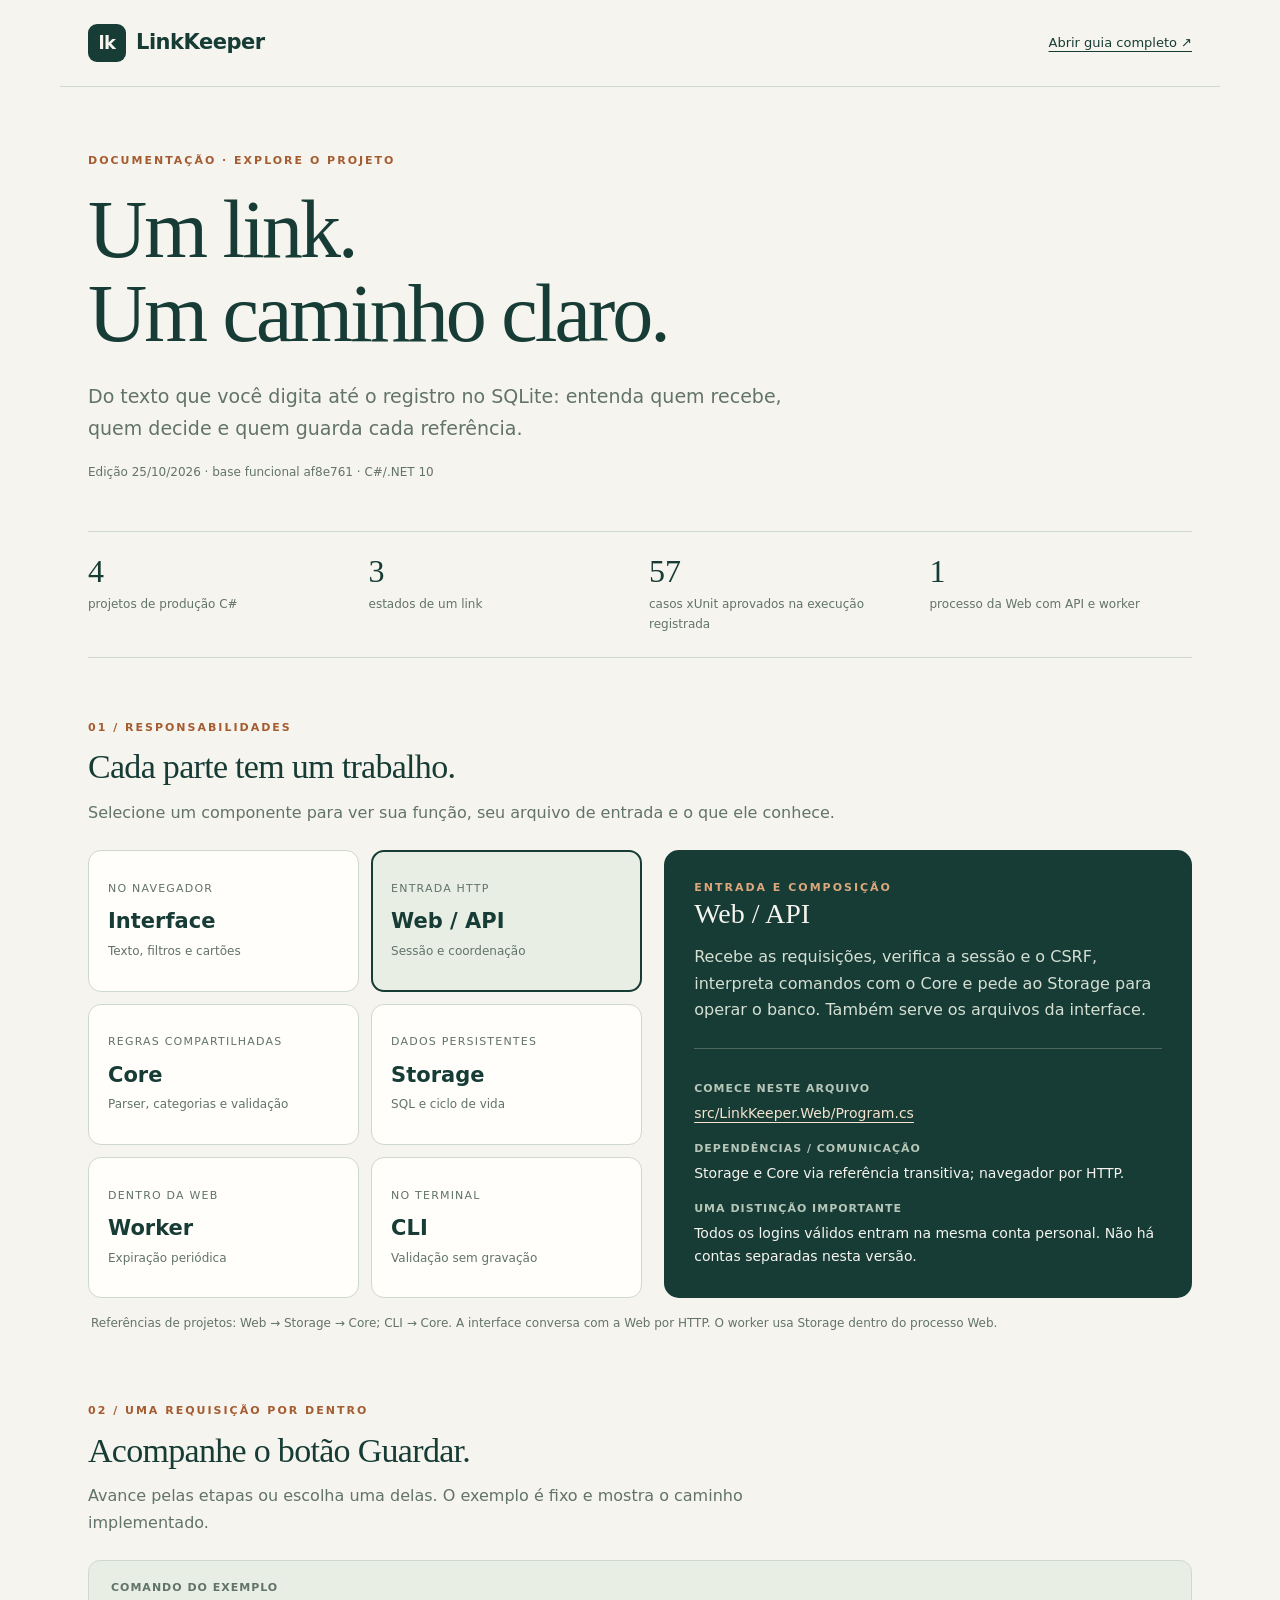
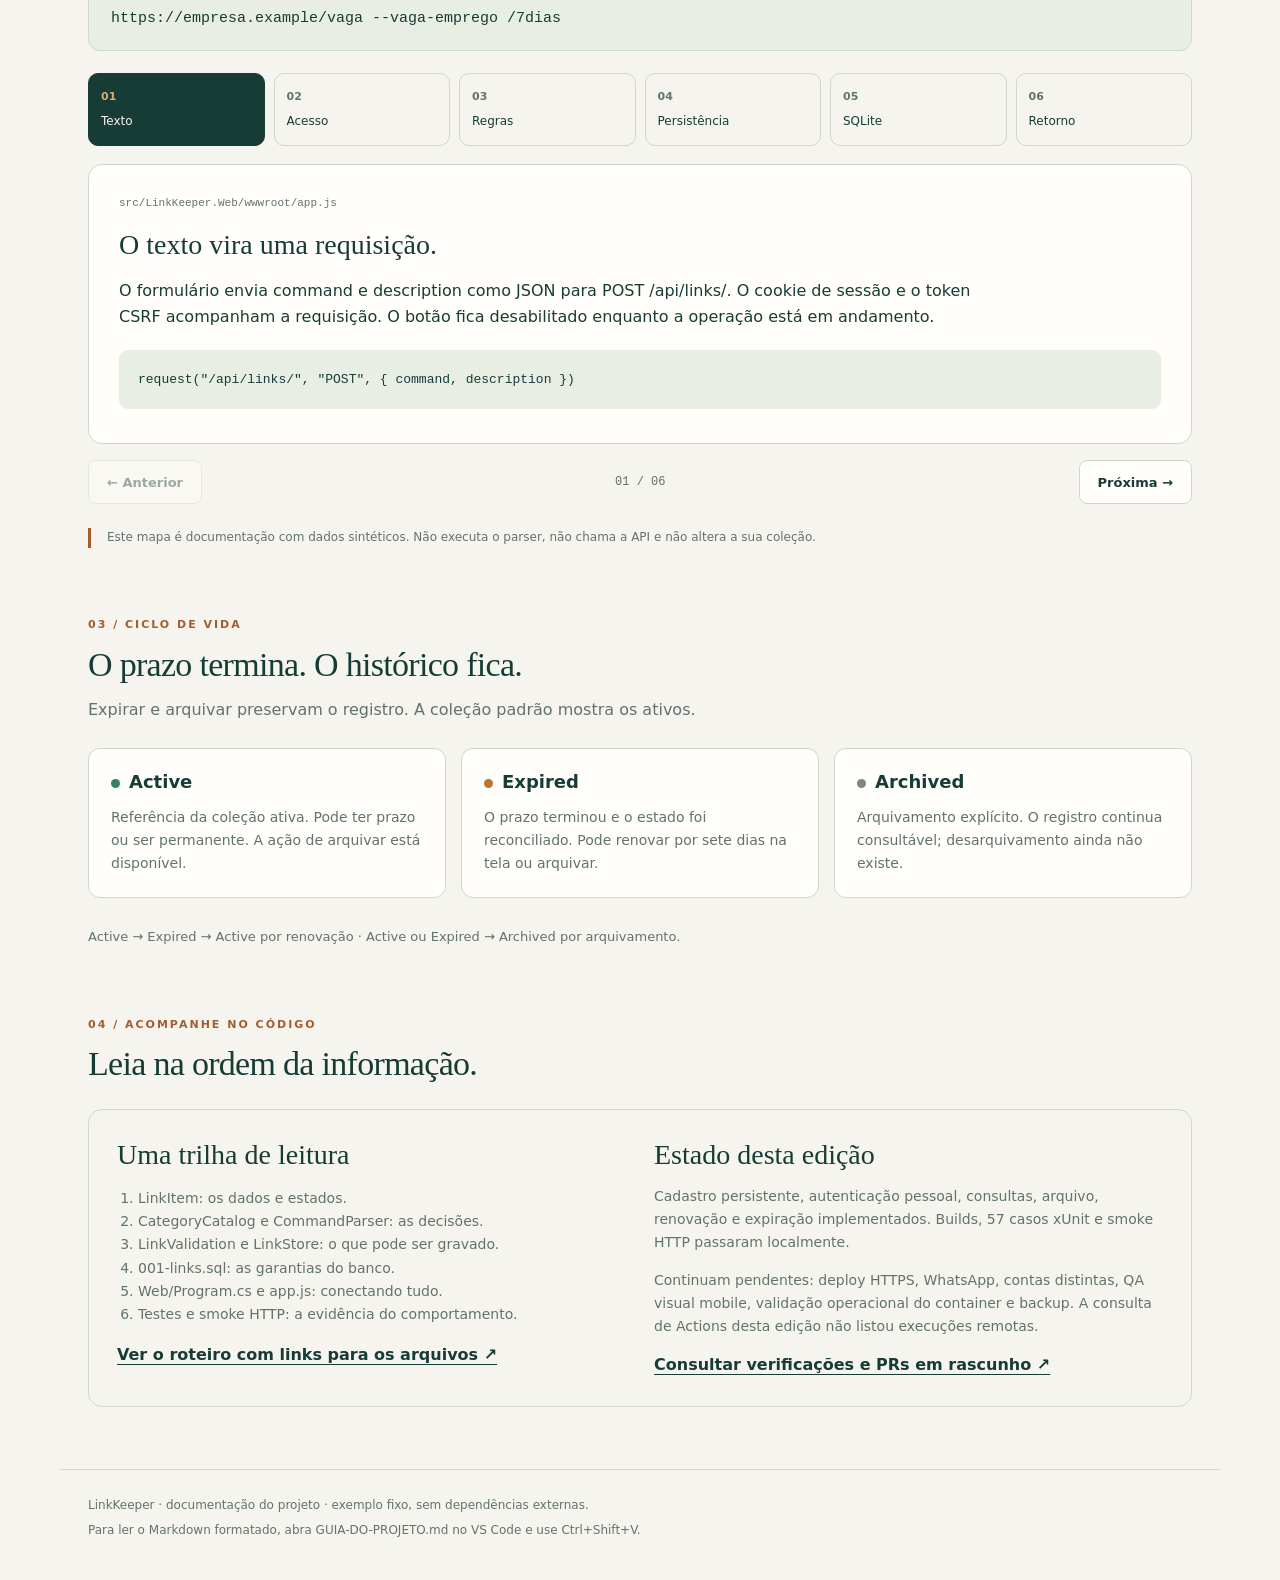
<file: docs/mapa-do-projeto.html>
<!doctype html>
<html lang="pt-BR">
<head>
<meta charset="utf-8">
<meta name="viewport" content="width=device-width, initial-scale=1">
<meta name="color-scheme" content="light">
<title>LinkKeeper por dentro — mapa do projeto</title>
<style>
:root{--paper:#f6f4ee;--ink:#173c36;--muted:#61736b;--line:#ced8ce;--panel:#e9eee4;--accent:#a45c31;--white:#fffefa}
*{box-sizing:border-box}body{margin:0;background:var(--paper);color:var(--ink);font:16px/1.65 system-ui,-apple-system,"Segoe UI",sans-serif}a{color:inherit;text-underline-offset:4px}button{font:inherit;color:inherit}button,a{touch-action:manipulation}button:focus-visible,a:focus-visible{outline:3px solid var(--accent);outline-offset:4px}header,main,footer{max-width:1160px;margin:auto;padding-left:28px;padding-right:28px}header{display:flex;align-items:center;justify-content:space-between;gap:20px;padding-top:24px;padding-bottom:24px;border-bottom:1px solid var(--line)}.brand{font-weight:800;text-decoration:none;font-size:21px;letter-spacing:-.5px}.brand span{display:inline-grid;place-items:center;background:var(--ink);color:var(--paper);border-radius:9px;width:38px;height:38px;margin-right:10px;font-size:18px}.header-link{font-size:13px}.hero{padding:66px 0 34px;max-width:850px}.eyebrow,.section-number{font:700 11px/1.5 system-ui,sans-serif;letter-spacing:2px;text-transform:uppercase;color:var(--accent)}h1{font:clamp(48px,7vw,82px)/1.03 Georgia,serif;letter-spacing:-3px;margin:18px 0 25px}h2{font:34px/1.2 Georgia,serif;letter-spacing:-.7px;margin:8px 0 12px}h3{margin:0 0 12px;font:28px/1.2 Georgia,serif}.hero p{font-size:19px;max-width:740px;color:var(--muted)}.snapshot{font-size:12px;color:var(--muted)}.stats{display:grid;grid-template-columns:repeat(4,1fr);border-top:1px solid var(--line);border-bottom:1px solid var(--line);padding:22px 0;margin:14px 0 55px;gap:18px}.stat strong{display:block;font:32px/1.1 Georgia,serif}.stat span{display:block;color:var(--muted);font-size:12px;margin-top:6px}section{margin:0 0 62px}.section-heading{max-width:780px;margin-bottom:24px}.section-heading p{color:var(--muted);margin:0}.architecture{display:grid;grid-template-columns:1.05fr 1fr;gap:22px;align-items:stretch}.modules{display:grid;grid-template-columns:repeat(2,minmax(0,1fr));gap:12px}.module{background:var(--white);border:1px solid var(--line);border-radius:13px;text-align:left;padding:21px 19px;min-width:0;cursor:pointer;transition:background .15s,border-color .15s}.module:hover{border-color:var(--ink)}.module[aria-pressed="true"]{background:var(--panel);border:2px solid var(--ink);padding:20px 18px}.module small{display:block;color:var(--muted);font-size:11px;letter-spacing:1.2px;text-transform:uppercase}.module strong{display:block;font-size:21px;margin:6px 0 3px}.module span{display:block;font-size:12px;color:var(--muted)}.module-detail{padding:30px;border-radius:15px;background:var(--ink);color:var(--paper);min-width:0}.module-detail .eyebrow{color:#dca77b}.module-detail p{color:#d5dfd2;margin:14px 0}.module-detail dl{border-top:1px solid #4e6960;margin:24px 0 0;padding-top:16px}.module-detail dt{font-size:11px;font-weight:700;letter-spacing:1px;text-transform:uppercase;color:#b6c6b8;margin:15px 0 4px}.module-detail dd{margin:0;font-size:14px;overflow-wrap:anywhere}.module-detail a{color:#f6e3cf}.dependency-note{font-size:12px;color:var(--muted);margin-top:16px;padding-left:3px}.command{background:var(--panel);border:1px solid var(--line);border-radius:12px;padding:18px 22px;margin-bottom:22px}.command span{display:block;font-size:11px;font-weight:700;color:var(--muted);letter-spacing:1px;text-transform:uppercase;margin-bottom:7px}code{font:13px/1.75 Consolas,"Cascadia Code",monospace;overflow-wrap:anywhere}.command code{font-size:15px}.steps{list-style:none;display:grid;grid-template-columns:repeat(6,minmax(0,1fr));padding:0;gap:9px;margin:0 0 18px}.steps li{min-width:0}.step{width:100%;height:100%;text-align:left;cursor:pointer;border:1px solid var(--line);border-radius:10px;background:transparent;padding:14px 12px;font-size:12px}.step b{display:block;font-size:11px;color:var(--muted);margin-bottom:5px}.step[aria-current="step"]{background:var(--ink);color:var(--paper);border-color:var(--ink)}.step[aria-current="step"] b{color:#dca77b}.flow-detail{background:var(--white);border:1px solid var(--line);border-radius:14px;padding:30px;min-width:0;min-height:280px}.file-label{font:11px/1.6 Consolas,monospace;color:var(--muted);overflow-wrap:anywhere;margin-bottom:15px}.flow-detail p{max-width:880px}.flow-detail pre{margin:20px 0 0;padding:16px 19px;background:var(--panel);border-radius:9px;white-space:pre-wrap;overflow-wrap:anywhere}.controls{display:flex;align-items:center;justify-content:space-between;gap:12px;margin-top:16px}.controls button{padding:10px 18px;border:1px solid var(--line);border-radius:8px;background:var(--white);cursor:pointer;min-height:44px;font-weight:600;font-size:13px}.controls button:disabled{opacity:.4;cursor:default}.controls output{font:12px Consolas,monospace;color:var(--muted)}.states{display:grid;grid-template-columns:repeat(3,minmax(0,1fr));gap:15px}.state{background:var(--white);border:1px solid var(--line);border-radius:12px;padding:22px;min-width:0}.state h3{font:700 18px system-ui,sans-serif}.state p{font-size:14px;color:var(--muted);margin-bottom:0}.dot{display:inline-block;width:9px;height:9px;border-radius:50%;margin-right:9px;background:#358262}.expired .dot{background:#b87635}.archived .dot{background:#7e887e}.state-route{padding:15px 0 0;color:var(--muted);font-size:13px}.reading{display:grid;grid-template-columns:1fr 1fr;gap:28px;padding:28px;border:1px solid var(--line);border-radius:14px}.reading p,.reading li{font-size:14px;color:var(--muted)}.reading ol{padding-left:21px}.reading a{font-weight:600;color:var(--ink)}.note{font-size:12px;color:var(--muted);border-left:3px solid var(--accent);padding-left:16px;margin-top:24px}footer{font-size:12px;color:var(--muted);padding-top:26px;padding-bottom:36px;border-top:1px solid var(--line)}footer p{margin:0 0 5px}.noscript{padding:15px;background:var(--panel)}
@media(max-width:800px){.architecture{grid-template-columns:1fr}.steps{grid-template-columns:repeat(3,minmax(0,1fr))}.hero{padding-top:45px}.reading{grid-template-columns:1fr;gap:18px}.module-detail{min-height:310px}}
@media(max-width:480px){header,main,footer{padding-left:20px;padding-right:20px}header{gap:12px}.brand{font-size:18px}.brand span{width:33px;height:33px;margin-right:7px}.header-link{font-size:11px}.hero{padding-top:38px}h1{letter-spacing:-2px}.hero p{font-size:17px}.stats{grid-template-columns:repeat(2,minmax(0,1fr));gap:22px;margin-bottom:40px}.module{padding:17px 14px}.module[aria-pressed="true"]{padding:16px 13px}.module strong{font-size:19px}.module-detail,.flow-detail{padding:23px}.states{grid-template-columns:1fr}.command{padding:16px}.command code{font-size:13px}.reading{padding:23px}h2{font-size:29px}.controls button{padding:10px 13px}.step{padding:12px 10px}}
</style>
</head>
<body>
<header><a class="brand" href="../README.md"><span>lk</span>LinkKeeper</a><a class="header-link" href="GUIA-DO-PROJETO.md">Abrir guia completo ↗</a></header>
<main>
<div class="hero"><div class="eyebrow">Documentação · explore o projeto</div><h1>Um link.<br>Um caminho claro.</h1><p>Do texto que você digita até o registro no SQLite: entenda quem recebe, quem decide e quem guarda cada referência.</p><div class="snapshot">Edição 25/10/2026 · base funcional af8e761 · C#/.NET 10</div></div>
<div class="stats" aria-label="Visão geral"><div class="stat"><strong>4</strong><span>projetos de produção C#</span></div><div class="stat"><strong>3</strong><span>estados de um link</span></div><div class="stat"><strong>57</strong><span>casos xUnit aprovados na execução registrada</span></div><div class="stat"><strong>1</strong><span>processo da Web com API e worker</span></div></div>
<noscript><p class="noscript">Para explorar os componentes, habilite JavaScript ou abra o guia completo em Markdown. Os links e o resumo de estados abaixo continuam disponíveis.</p></noscript>
<section aria-labelledby="components-heading">
<div class="section-heading"><span class="section-number">01 / Responsabilidades</span><h2 id="components-heading">Cada parte tem um trabalho.</h2><p>Selecione um componente para ver sua função, seu arquivo de entrada e o que ele conhece.</p></div>
<div class="architecture">
<div class="modules" aria-label="Componentes do projeto">
<button class="module" data-module="frontend" aria-pressed="false"><small>No navegador</small><strong>Interface</strong><span>Texto, filtros e cartões</span></button>
<button class="module" data-module="web" aria-pressed="true"><small>Entrada HTTP</small><strong>Web / API</strong><span>Sessão e coordenação</span></button>
<button class="module" data-module="core" aria-pressed="false"><small>Regras compartilhadas</small><strong>Core</strong><span>Parser, categorias e validação</span></button>
<button class="module" data-module="storage" aria-pressed="false"><small>Dados persistentes</small><strong>Storage</strong><span>SQL e ciclo de vida</span></button>
<button class="module" data-module="worker" aria-pressed="false"><small>Dentro da Web</small><strong>Worker</strong><span>Expiração periódica</span></button>
<button class="module" data-module="cli" aria-pressed="false"><small>No terminal</small><strong>CLI</strong><span>Validação sem gravação</span></button>
</div>
<div class="module-detail" role="region" aria-live="polite" aria-labelledby="module-title"><div class="eyebrow" id="module-kind">Entrada e composição</div><h3 id="module-title">Web / API</h3><p id="module-description">Recebe as requisições, verifica a sessão e o CSRF, interpreta comandos com o Core e pede ao Storage para operar o banco. Também serve os arquivos da interface.</p><dl><dt>Comece neste arquivo</dt><dd><a id="module-file" href="../src/LinkKeeper.Web/Program.cs">src/LinkKeeper.Web/Program.cs</a></dd><dt>Dependências / comunicação</dt><dd id="module-dependencies">Storage e Core via referência transitiva; navegador por HTTP.</dd><dt>Uma distinção importante</dt><dd id="module-caveat">Todos os logins válidos entram na mesma conta personal. Não há contas separadas nesta versão.</dd></dl></div>
</div>
<p class="dependency-note">Referências de projetos: Web → Storage → Core; CLI → Core. A interface conversa com a Web por HTTP. O worker usa Storage dentro do processo Web.</p>
</section>
<section aria-labelledby="flow-heading">
<div class="section-heading"><span class="section-number">02 / Uma requisição por dentro</span><h2 id="flow-heading">Acompanhe o botão Guardar.</h2><p>Avance pelas etapas ou escolha uma delas. O exemplo é fixo e mostra o caminho implementado.</p></div>
<div class="command"><span>Comando do exemplo</span><code>https://empresa.example/vaga --vaga-emprego /7dias</code></div>
<ol class="steps" aria-label="Etapas do cadastro">
<li><button class="step" data-step="0" aria-current="step"><b>01</b>Texto</button></li>
<li><button class="step" data-step="1"><b>02</b>Acesso</button></li>
<li><button class="step" data-step="2"><b>03</b>Regras</button></li>
<li><button class="step" data-step="3"><b>04</b>Persistência</button></li>
<li><button class="step" data-step="4"><b>05</b>SQLite</button></li>
<li><button class="step" data-step="5"><b>06</b>Retorno</button></li>
</ol>
<div class="flow-detail" role="region" aria-live="polite" aria-labelledby="flow-title"><div class="file-label" id="flow-file">src/LinkKeeper.Web/wwwroot/app.js</div><h3 id="flow-title">O texto vira uma requisição.</h3><p id="flow-description">O formulário envia command e description como JSON para POST /api/links/. O cookie de sessão e o token CSRF acompanham a requisição. O botão fica desabilitado enquanto a operação está em andamento.</p><pre><code id="flow-code">request("/api/links/", "POST", { command, description })</code></pre></div>
<div class="controls"><button id="previous" disabled>← Anterior</button><output id="step-counter" aria-live="polite">01 / 06</output><button id="next">Próxima →</button></div>
<p class="note">Este mapa é documentação com dados sintéticos. Não executa o parser, não chama a API e não altera a sua coleção.</p>
</section>
<section aria-labelledby="states-heading">
<div class="section-heading"><span class="section-number">03 / Ciclo de vida</span><h2 id="states-heading">O prazo termina. O histórico fica.</h2><p>Expirar e arquivar preservam o registro. A coleção padrão mostra os ativos.</p></div>
<div class="states"><article class="state"><h3><span class="dot" aria-hidden="true"></span>Active</h3><p>Referência da coleção ativa. Pode ter prazo ou ser permanente. A ação de arquivar está disponível.</p></article><article class="state expired"><h3><span class="dot" aria-hidden="true"></span>Expired</h3><p>O prazo terminou e o estado foi reconciliado. Pode renovar por sete dias na tela ou arquivar.</p></article><article class="state archived"><h3><span class="dot" aria-hidden="true"></span>Archived</h3><p>Arquivamento explícito. O registro continua consultável; desarquivamento ainda não existe.</p></article></div>
<p class="state-route">Active → Expired → Active por renovação · Active ou Expired → Archived por arquivamento.</p>
</section>
<section aria-labelledby="reading-heading">
<div class="section-heading"><span class="section-number">04 / Acompanhe no código</span><h2 id="reading-heading">Leia na ordem da informação.</h2></div>
<div class="reading"><div><h3>Uma trilha de leitura</h3><ol><li>LinkItem: os dados e estados.</li><li>CategoryCatalog e CommandParser: as decisões.</li><li>LinkValidation e LinkStore: o que pode ser gravado.</li><li>001-links.sql: as garantias do banco.</li><li>Web/Program.cs e app.js: conectando tudo.</li><li>Testes e smoke HTTP: a evidência do comportamento.</li></ol><a href="GUIA-DO-PROJETO.md#leitura">Ver o roteiro com links para os arquivos ↗</a></div><div><h3>Estado desta edição</h3><p>Cadastro persistente, autenticação pessoal, consultas, arquivo, renovação e expiração implementados. Builds, 57 casos xUnit e smoke HTTP passaram localmente.</p><p>Continuam pendentes: deploy HTTPS, WhatsApp, contas distintas, QA visual mobile, validação operacional do container e backup. A consulta de Actions desta edição não listou execuções remotas.</p><a href="RESUMPTION.md">Consultar verificações e PRs em rascunho ↗</a></div></div>
</section>
</main>
<footer><p>LinkKeeper · documentação do projeto · exemplo fixo, sem dependências externas.</p><p>Para ler o Markdown formatado, abra GUIA-DO-PROJETO.md no VS Code e use Ctrl+Shift+V.</p></footer>
<script>
"use strict";
const modules = {
  frontend: {
    kind: "Interface no navegador", title: "Interface",
    description: "HTML organiza os formulários, CSS define a apresentação e JavaScript chama a API e monta os cartões. A lista exibida vem do servidor; a coleção não é persistida no navegador.",
    file: "src/LinkKeeper.Web/wwwroot/app.js",
    dependencies: "Endpoints HTTP da Web; arquivos index.html e style.css na mesma pasta.",
    caveat: "O filtro de categorias ainda é fixo em jobs, fun e art. As demais aparecem em Todas."
  },
  web: {
    kind: "Entrada e composição", title: "Web / API",
    description: "Recebe as requisições, verifica a sessão e o CSRF, interpreta comandos com o Core e pede ao Storage para operar o banco. Também serve os arquivos da interface.",
    file: "src/LinkKeeper.Web/Program.cs",
    dependencies: "Storage e Core via referência transitiva; navegador por HTTP.",
    caveat: "Todos os logins válidos entram na mesma conta personal. Não há contas separadas nesta versão."
  },
  core: {
    kind: "Regras compartilhadas", title: "Core",
    description: "Transforma o comando em ParsedLink, resolve nomes e aliases, define prazos e valida URLs e dados. LinkItem descreve os campos persistidos. O Core não importa ASP.NET nem SQLite.",
    file: "src/LinkKeeper.Core/CommandParser.cs",
    dependencies: "Biblioteca padrão do .NET, CategoryCatalog, LinkValidation e TimeProvider.",
    caveat: "ParsedLink e LinkItem são records construíveis. A validação também acontece antes de gravar, para proteger chamadas que contornam o parser."
  },
  storage: {
    kind: "Persistência e transições", title: "Storage",
    description: "Usa SQL parametrizado para criar, consultar, arquivar, renovar e expirar referências no SQLite. A chave única combina proprietário, URL normalizada e categoria; duplicatas mantêm os dados existentes.",
    file: "src/LinkKeeper.Storage/LinkStore.cs",
    dependencies: "Core, Microsoft.Data.Sqlite e o script Migrations/001-links.sql.",
    caveat: "List e Get também reconciliam a expiração globalmente. A lista retorna até 200 registros e ainda não tem paginação."
  },
  worker: {
    kind: "Serviço hospedado junto da Web", title: "ExpirationWorker",
    description: "Chama LinkStore.Expire no início e periodicamente. O intervalo padrão é 60 segundos. Atualiza apenas links Active com vencimento menor ou igual ao horário atual, preservando o histórico.",
    file: "src/LinkKeeper.Web/Program.cs",
    dependencies: "LinkStore, configuração, logger e PeriodicTimer. A classe fica no final do Program.cs.",
    caveat: "O processo precisa continuar ativo. Concorrência de Expire foi testada; o loop hospedado e a recuperação de falhas ainda precisam de cobertura própria."
  },
  cli: {
    kind: "Executável de terminal", title: "CLI",
    description: "Junta os argumentos, passa o comando para o mesmo parser do Core e apresenta JSON com mode validation-only. Pode mostrar regras e erros sem abrir a interface web.",
    file: "src/LinkKeeper.Cli/Program.cs",
    dependencies: "Core e o catálogo padrão. Não referencia Storage.",
    caveat: "Hoje ela só valida: executar um comando na CLI não adiciona uma referência à coleção web."
  }
};
const flow = [
  { file: "src/LinkKeeper.Web/wwwroot/app.js", title: "O texto vira uma requisição.",
    description: "O formulário envia command e description como JSON para POST /api/links/. O cookie de sessão e o token CSRF acompanham a requisição. O botão fica desabilitado enquanto a operação está em andamento.",
    code: 'request("/api/links/", "POST", { command, description })', module: "frontend" },
  { file: "src/LinkKeeper.Web/Program.cs", title: "A API verifica quem pode escrever.",
    description: "O grupo de links exige autenticação, aplica o limite de requisições e verifica CSRF nas escritas. A identidade da sessão define OwnerId como personal; o cliente não escolhe livremente outro proprietário.",
    code: 'RequireAuthorization()\nRequireRateLimiting("api")\nOwner(context) // claim da identidade autenticada', module: "web" },
  { file: "src/LinkKeeper.Core/CommandParser.cs", title: "O comando ganha estrutura.",
    description: "O parser valida a URL, resolve vaga-emprego como jobs e aplica o prazo explícito de sete dias. O resultado é ParsedLink com a URL original, a categoria canônica, criação em UTC e vencimento 168 horas depois.",
    code: 'new CommandParser(clock, categories).Parse(input.Command)\n// resultado: categoria jobs; ExpiresAt = CreatedAt + 7 dias', module: "core" },
  { file: "src/LinkKeeper.Storage/LinkStore.cs", title: "A persistência confere as invariantes.",
    description: "A API recebe ParsedLink e chama Add. O Storage valida novamente URL, categoria e datas, limita a descrição, gera a URL normalizada e abre uma transação. Assim, chamadas diretas também passam pelas regras necessárias.",
    code: 'store.Add(Owner(context), parsed, input.Description ?? "")\n// internamente: LinkValidation.Canonicalize(parsed, categories)', module: "storage" },
  { file: "src/LinkKeeper.Storage/Migrations/001-links.sql", title: "O banco preserva a unicidade.",
    description: "A combinação de proprietário, URL normalizada e categoria é única. Add tenta inserir sem sobrescrever um duplicado, lê a linha correspondente e confirma a transação. Reenviar o link não estende a validade nem desarquiva um registro.",
    code: 'UNIQUE(owner, normalized_url, category)\nON CONFLICT(owner, normalized_url, category) DO NOTHING', module: "storage" },
  { file: "src/LinkKeeper.Web/Program.cs → wwwroot/app.js", title: "A coleção reflete o resultado do servidor.",
    description: "A API devolve item e created: 201 para novo cadastro, 200 para duplicado. O JavaScript consulta a lista novamente, monta os cartões e mostra a mensagem correspondente. A URL guardada não é baixada para produzir uma prévia.",
    code: 'statusCode: result.Created ? 201 : 200\n// a interface chama load() e mostra a coleção atualizada', module: "frontend" }
];
const byId = id => document.getElementById(id);
function selectModule(key) {
  const selected = modules[key];
  if (!selected) return;
  document.querySelectorAll("[data-module]").forEach(button => button.setAttribute("aria-pressed", String(button.dataset.module === key)));
  byId("module-kind").textContent = selected.kind;
  byId("module-title").textContent = selected.title;
  byId("module-description").textContent = selected.description;
  byId("module-file").textContent = selected.file;
  byId("module-file").href = "../" + selected.file;
  byId("module-dependencies").textContent = selected.dependencies;
  byId("module-caveat").textContent = selected.caveat;
}
let currentStep = 0;
function selectStep(index) {
  if (index < 0 || index >= flow.length) return;
  currentStep = index;
  const selected = flow[index];
  document.querySelectorAll("[data-step]").forEach(button => {
    if (Number(button.dataset.step) === index) button.setAttribute("aria-current", "step");
    else button.removeAttribute("aria-current");
  });
  byId("flow-file").textContent = selected.file;
  byId("flow-title").textContent = selected.title;
  byId("flow-description").textContent = selected.description;
  byId("flow-code").textContent = selected.code;
  byId("step-counter").textContent = String(index + 1).padStart(2, "0") + " / 06";
  byId("previous").disabled = index === 0;
  byId("next").disabled = index === flow.length - 1;
  selectModule(selected.module);
}
document.querySelectorAll("[data-module]").forEach(button => button.addEventListener("click", () => selectModule(button.dataset.module)));
document.querySelectorAll("[data-step]").forEach(button => {
  button.addEventListener("click", () => selectStep(Number(button.dataset.step)));
  button.addEventListener("keydown", event => {
    let index = Number(button.dataset.step);
    if (event.key === "ArrowRight") index = Math.min(index + 1, flow.length - 1);
    else if (event.key === "ArrowLeft") index = Math.max(index - 1, 0);
    else if (event.key === "Home") index = 0;
    else if (event.key === "End") index = flow.length - 1;
    else return;
    event.preventDefault(); selectStep(index);
    document.querySelector('[data-step="' + index + '"]').focus();
  });
});
byId("previous").addEventListener("click", () => selectStep(currentStep - 1));
byId("next").addEventListener("click", () => selectStep(currentStep + 1));
</script>
</body>
</html>
</file>
